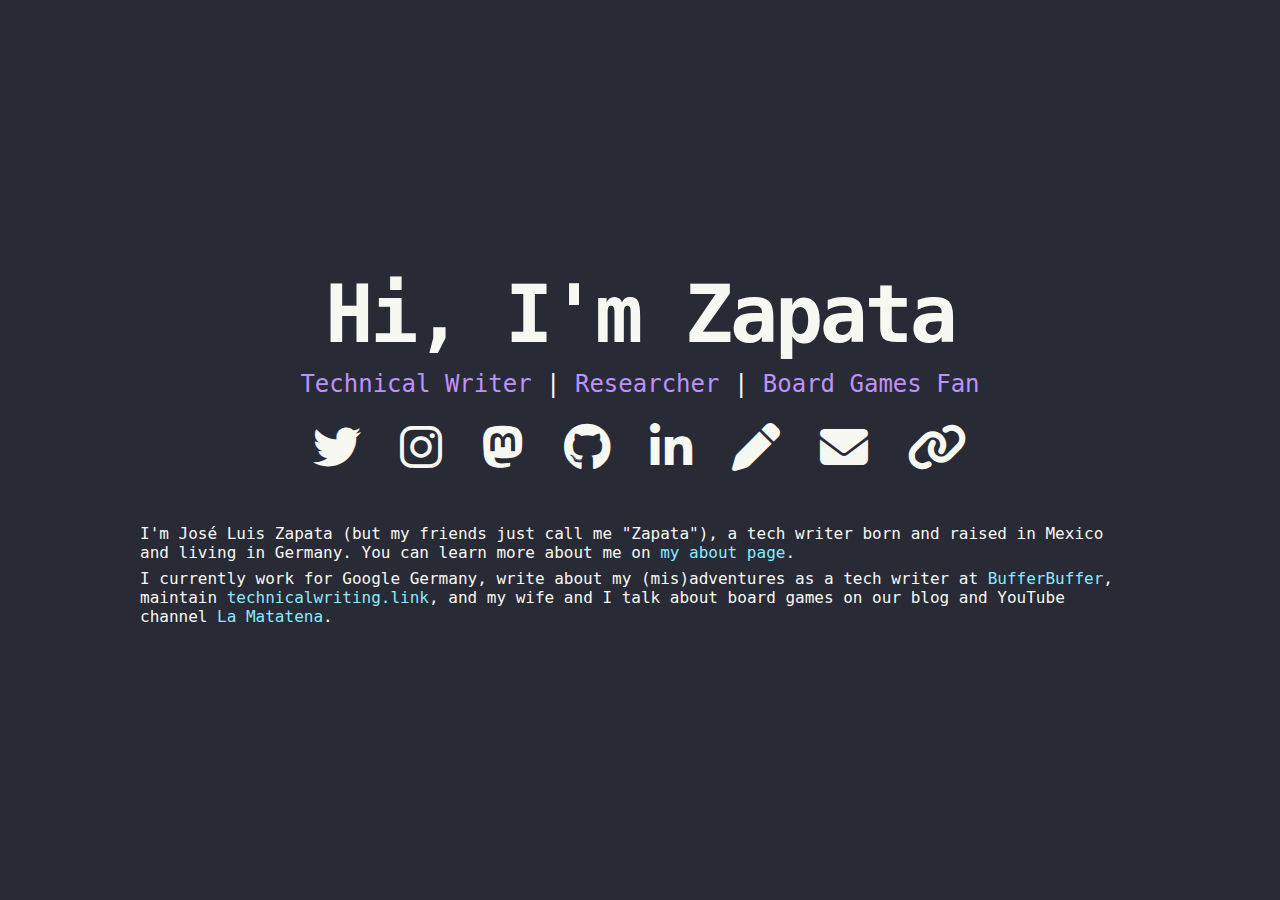
<file: index.html>
<!DOCTYPE html>
<html lang="en">
  <head>
    <meta charset="UTF-8" />
    <meta name="viewport" content="width=device-width, initial-scale=1.0" />
    <title>zapata131</title>
    <link rel="icon" href="icons/favicon.ico" />
    <link rel="stylesheet" href="icons/font-awesome/css/all.css" />
    <link rel="stylesheet" href="styles/main.css" />
  </head>
  <body>
    <div class="page-wrapper">
      <div class="content-wrapper">
        <h1>Hi, I'm Zapata</h1>
        <span class="brag">
          <p>
            Technical Writer <span class="divider"> | </span> Researcher
            <span class="divider"> | </span> Board Games Fan
          </p>
        </span>
        <a href="https://twitter.com/zapata131">
          <i class="icon fab fa-twitter fa-3x"></i>
        </a>
        <a href="https://instagram.com/zapata131">
          <i class="icon fab fa-instagram fa-3x"></i>
        </a>
        <a href="https://mstdn.social/@zapata131">
          <i class="icon fab fa-mastodon fa-3x"></i>
        </a>
        <a href="https://github.com/zapata131">
          <i class="icon fab fa-github fa-3x"></i>
        </a>
        <a href="https://www.linkedin.com/in/zapata131/">
          <i class="icon fab fa-linkedin-in fa-3x"></i>
        </a>
        <a href="https://bufferbuffer.com">
          <i class="icon fas fa-pen fa-3x"></i>
        </a>
        <a href="mailto:joseluis@zapata131.com">
          <i class="icon fas fa-envelope fa-3x"></i>
        </a>
        <a href="https://technicalwriting.link">
          <i class="icon fas fa-link fa-3x"></i>
        </a>
      </div>
      <span class="content-intro">
        <p>
          I'm José Luis Zapata (but my friends just call me "Zapata"), a tech writer born and raised in Mexico and living in Germany. You can learn more about me on <a href="https://bufferbuffer.com/about/">my about page</a>.
        </p>
        <p>
          I currently work for Google Germany, write about my (mis)adventures as a tech writer at <a href="https://bufferbuffer.com">BufferBuffer</a>,
          maintain <a href="https://technicalwriting.link">technicalwriting.link</a>,
          and my wife and I talk about board games on our blog and YouTube channel
          <a href="https://la-matatena.com">La Matatena</a>.
        </p>
      </span>
    </div>
  </body>
</html>
</file>
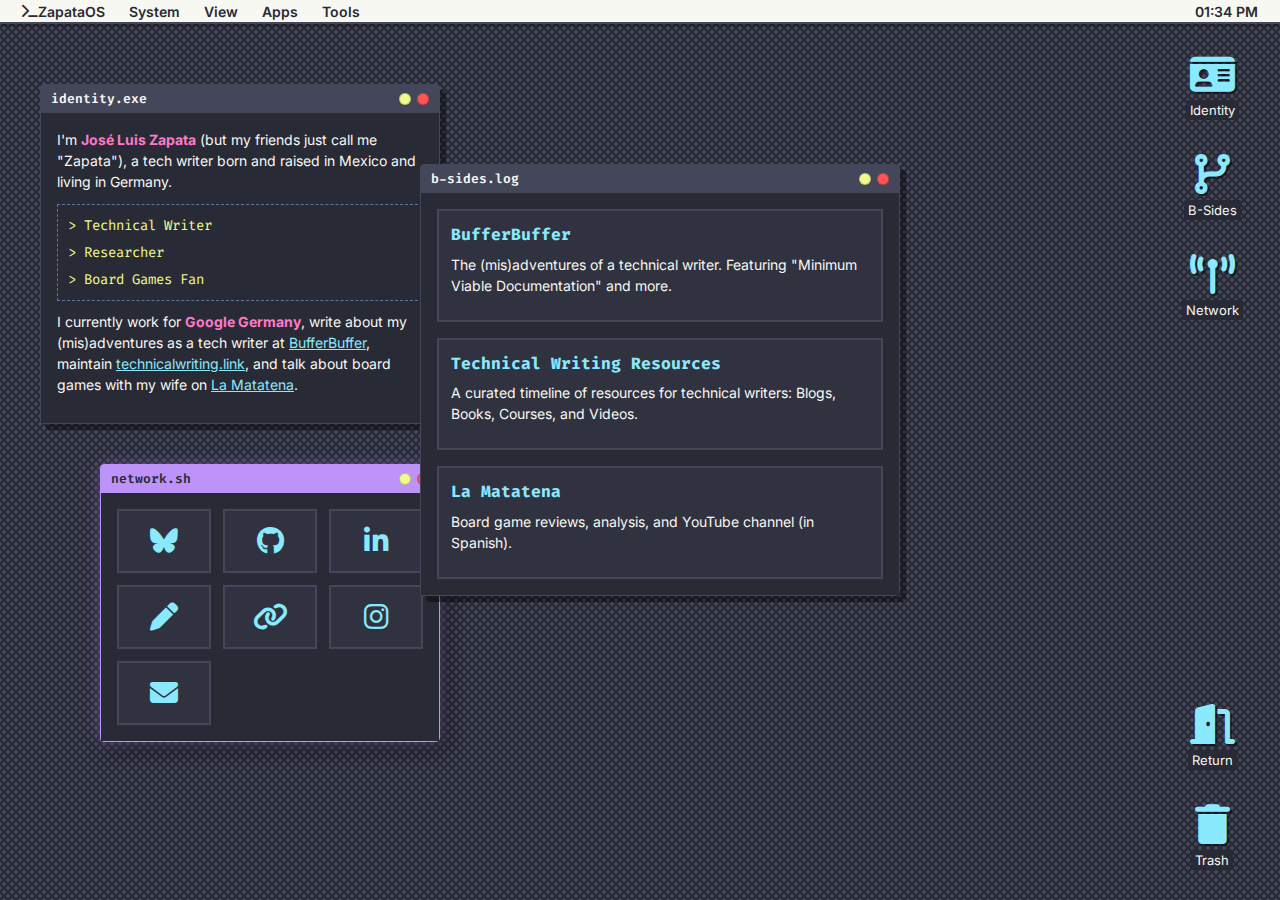
<file: desktop/index.html>
<!DOCTYPE html>
<html lang="en">

<head>
  <meta charset="UTF-8">
  <meta name="viewport" content="width=device-width, initial-scale=1.0">
  <title>zapata131 | Mac OS 7 Desktop Mode</title>

  <link
    href="https://fonts.googleapis.com/css2?family=Fira+Code:wght@400;600&family=Inter:wght@400;600;800&display=swap"
    rel="stylesheet">
  <link rel="stylesheet" href="https://cdnjs.cloudflare.com/ajax/libs/font-awesome/6.7.2/css/all.min.css" />
  <link rel="stylesheet" href="styles.css">
</head>

<body>
  <div class="menubar">
    <div class="menubar-item" id="menu-zapata">
      <i class="fas fa-terminal"></i> ZapataOS
      <div class="dropdown">
        <div class="dropdown-item" id="about-os">About ZapataOS...</div>
        <div class="dropdown-divider"></div>
        <div class="dropdown-item">Settings</div>
        <div class="dropdown-item" id="reboot-os">Reboot...</div>
        <div class="dropdown-divider"></div>
        <div class="dropdown-item" id="exit-os">Exit ZapataOS</div>
      </div>
    </div>
    <div class="menubar-item">System
      <div class="dropdown">
        <div class="dropdown-item">Process Manager</div>
        <div class="dropdown-item">Log Viewer</div>
      </div>
    </div>
    <div class="menubar-item">View
      <div class="dropdown">
        <div class="dropdown-item pattern-ctrl" data-pattern="dither">Dithered (Default)</div>
        <div class="dropdown-item pattern-ctrl" data-pattern="grid">Grid Points</div>
        <div class="dropdown-item pattern-ctrl" data-pattern="slate">Classic Slate</div>
        <div class="dropdown-item pattern-ctrl" data-pattern="terminal">Terminal Black</div>
      </div>
    </div>
    <div class="menubar-item">Apps
      <div class="dropdown">
        <div class="dropdown-item" id="open-id">Identity.exe</div>
        <div class="dropdown-item" id="open-bsides">B-Sides.log</div>
        <div class="dropdown-item" id="open-network">Network.sh</div>
        <div class="dropdown-item" id="open-terminal">Terminal.exe</div>
        <div class="dropdown-item" id="roll-dice">Dice Roller (2d6)</div>
      </div>
    </div>
    <div class="menubar-item">Tools</div>
    <div class="menubar-item" style="margin-left: auto;" id="system-clock">03:25 PM</div>
  </div>

  <div id="system-modal" class="modal">
    <div class="modal-content">
      <div class="modal-header">System Notification</div>
      <div class="modal-body" id="modal-text">Welcome to ZapataOS. All systems operational.</div>
      <div class="modal-footer">
        <button class="modal-btn" id="modal-ok">OK</button>
      </div>
    </div>
  </div>

  <div class="desktop" id="desktop">
    <!-- Icons -->
    <div class="icon" data-window="bio-window" style="top: 30px; right: 30px;">
      <i class="fas fa-id-card"></i>
      <div class="icon-text">Identity</div>
    </div>

    <div class="icon" data-window="projects-window" style="top: 130px; right: 30px;">
      <i class="fas fa-code-branch"></i>
      <div class="icon-text">B-Sides</div>
    </div>

    <div class="icon" data-window="socials-window" style="top: 230px; right: 30px;">
      <i class="fas fa-broadcast-tower"></i>
      <div class="icon-text">Network</div>
    </div>

    <div class="icon" id="return-icon" style="bottom: 130px; right: 30px;">
      <i class="fas fa-door-open"></i>
      <div class="icon-text">Return</div>
    </div>

    <div class="icon" id="trash-icon" style="bottom: 30px; right: 30px;">
      <i class="fas fa-trash"></i>
      <div class="icon-text">Trash</div>
    </div>

    <!-- Windows -->
    <!-- Terminal Window -->
    <div class="window" id="terminal-window" style="top: 300px; left: 600px; width: 500px; display: none;">
      <div class="title-bar">
        <div class="title-text">terminal.exe</div>
        <div class="title-controls">
          <div class="title-bar-btn min-btn"></div>
          <div class="title-bar-btn close-btn"></div>
        </div>
      </div>
      <div class="window-content terminal-content" id="terminal-output">
        <p>ZapataOS [Version 1.0.4]</p>
        <p>(c) 2026 Zapata Corp. All rights reserved.</p>
        <p>&nbsp;</p>
        <p>Type 'help' to see available commands.</p>
        <div class="terminal-input-line">
          <span>z:\></span>
          <input type="text" id="terminal-input" autofocus>
        </div>
      </div>
    </div>

    <div class="window" id="bio-window" style="top: 80px; left: 80px; width: 400px; display: flex;">
      <div class="title-bar">
        <div class="title-text">Identity.exe</div>
        <div class="title-controls">
          <div class="title-bar-btn min-btn"></div>
          <div class="title-bar-btn close-btn"></div>
        </div>
      </div>
      <div class="window-content bio">
        <p>I'm <strong>José Luis Zapata</strong> (but my friends just call me "Zapata"), a tech writer born and raised
          in Mexico and living in Germany.</p>
        <div class="role-list">
          <span>> Technical Writer</span>
          <span>> Researcher</span>
          <span>> Board Games Fan</span>
        </div>
        <p>I currently work for <strong>Google Germany</strong>, write about my (mis)adventures as a tech writer at <a
            href="https://bufferbuffer.com" target="_blank" rel="noopener noreferrer">BufferBuffer</a>, maintain <a
            href="https://technicalwriting.link" target="_blank" rel="noopener noreferrer">technicalwriting.link</a>, and talk about board games
          with my wife on <a href="https://la-matatena.com" target="_blank" rel="noopener noreferrer">La Matatena</a>.</p>
      </div>
    </div>

    <div class="window" id="projects-window" style="top: 180px; left: 320px; width: 480px; display: flex;">
      <div class="title-bar">
        <div class="title-text">B-Sides.log</div>
        <div class="title-controls">
          <div class="title-bar-btn min-btn"></div>
          <div class="title-bar-btn close-btn"></div>
        </div>
      </div>
      <div class="window-content projects-list">
        <div class="project-item">
          <h3><a href="https://bufferbuffer.com" target="_blank" rel="noopener noreferrer">BufferBuffer</a></h3>
          <p>The (mis)adventures of a technical writer. Featuring "Minimum Viable Documentation" and more.</p>
        </div>
        <div class="project-item">
          <h3><a href="https://technicalwriting.link" target="_blank" rel="noopener noreferrer">Technical Writing Resources</a>
          </h3>
          <p>A curated timeline of resources for technical writers: Blogs, Books, Courses, and Videos.</p>
        </div>
        <div class="project-item">
          <h3><a href="https://la-matatena.com" target="_blank" rel="noopener noreferrer">La Matatena</a></h3>
          <p>Board game reviews, analysis, and YouTube channel (in Spanish).</p>
        </div>
      </div>
    </div>

    <div class="window" id="socials-window" style="top: 400px; left: 140px; width: 340px; display: flex;">
      <div class="title-bar">
        <div class="title-text">Network.sh</div>
        <div class="title-controls">
          <div class="title-bar-btn min-btn"></div>
          <div class="title-bar-btn close-btn"></div>
        </div>
      </div>
      <div class="window-content socials-grid">
        <a href="https://bsky.app/profile/zapata131.bsky.social" aria-label="Bluesky" title="Bluesky"><i
            class="fa-brands fa-bluesky"></i></a>
        <a href="https://github.com/zapata131" aria-label="GitHub" title="GitHub"><i class="fab fa-github"></i></a>
        <a href="https://www.linkedin.com/in/zapata131/" aria-label="LinkedIn" title="LinkedIn"><i
            class="fab fa-linkedin-in"></i></a>
        <a href="https://bufferbuffer.com" aria-label="BufferBuffer Blog" title="Blog"><i class="fas fa-pen"></i></a>
        <a href="https://technicalwriting.link" aria-label="Technical Writing Resources" title="Resources"><i
            class="fas fa-link"></i></a>
        <a href="https://instagram.com/zapata131" aria-label="Instagram" title="Instagram"><i
            class="fab fa-instagram"></i></a>
        <a href="mailto:joseluis@zapata131.com" aria-label="Email" title="Email"><i class="fas fa-envelope"></i></a>
      </div>
    </div>
  </div>

  <script src="script.js"></script>
</body>

</html>
</file>
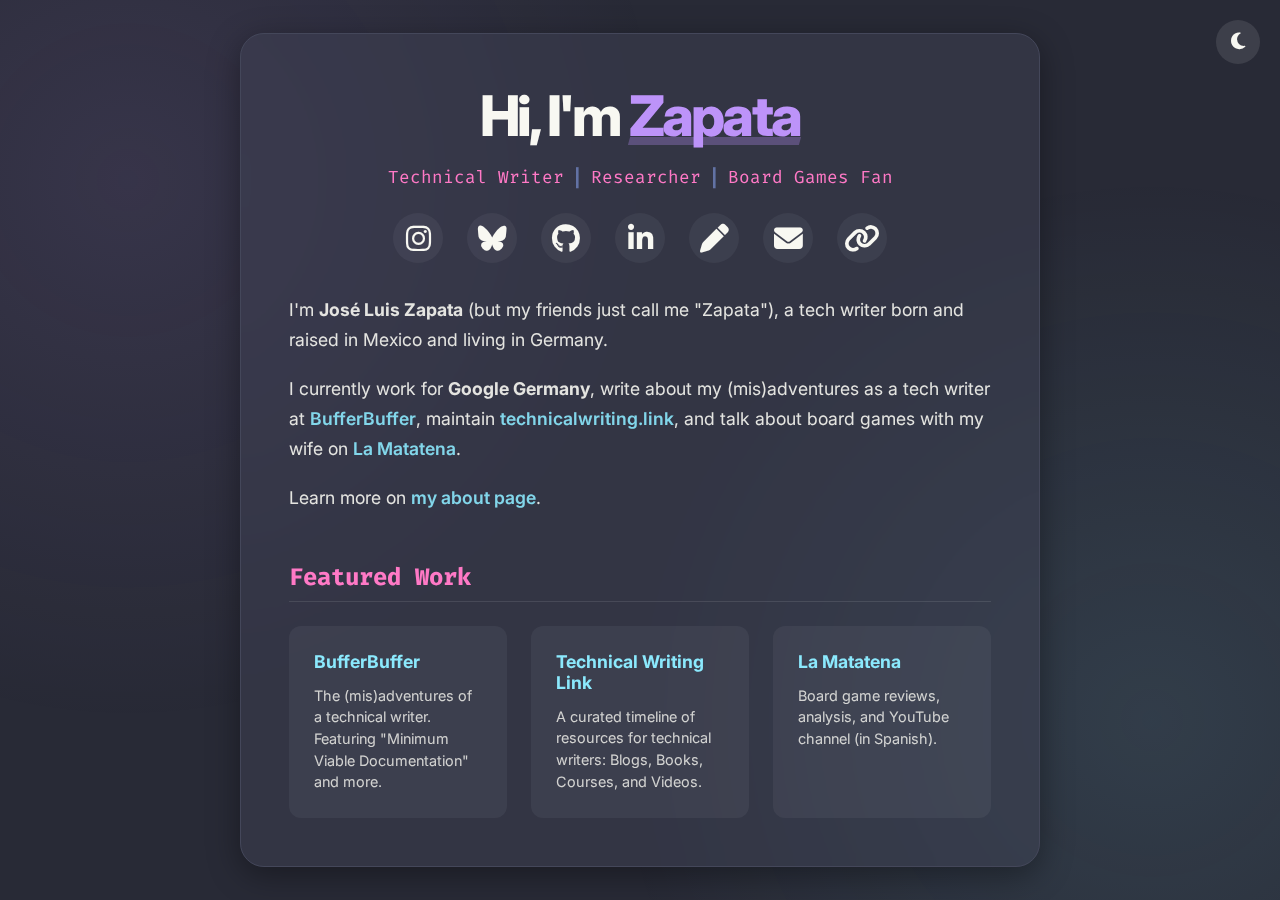
<file: v2/index.html>
<!DOCTYPE html>
<html lang="en">

<head>
  <meta charset="UTF-8">
  <meta name="viewport" content="width=device-width, initial-scale=1.0">
  <title>zapata131 | Technical Writer & Researcher</title>
  <meta name="description"
    content="Personal landing page of José Luis Zapata (zapata131) - Technical Writer, Researcher, and Board Games Fan.">

  <!-- Google Fonts -->
  <link rel="preconnect" href="https://fonts.googleapis.com">
  <link rel="preconnect" href="https://fonts.gstatic.com" crossorigin>
  <link
    href="https://fonts.googleapis.com/css2?family=Fira+Code:wght@400;600&family=Inter:wght@400;600;800&display=swap"
    rel="stylesheet">

  <!-- Icons -->
  <link rel="icon" href="../icons/favicon.ico" />
  <link rel="stylesheet" href="../icons/font-awesome/css/all.min.css" />

  <!-- Styles -->
  <link rel="stylesheet" href="styles.css">
</head>

<body>
  <div class="background-animation"></div>

  <button id="theme-toggle" aria-label="Toggle Dark/Light Mode">
    <i class="fas fa-moon"></i>
  </button>

  <main class="card">
    <header class="profile-header">
      <h1>Hi, I'm <span class="highlight">Zapata</span></h1>
      <div class="roles">
        <span class="role">Technical Writer</span>
        <span class="divider">|</span>
        <span class="role">Researcher</span>
        <span class="divider">|</span>
        <span class="role">Board Games Fan</span>
      </div>
      <div class="social-links">
        <a href="https://instagram.com/zapata131" aria-label="Instagram">
          <i class="fab fa-instagram"></i>
        </a>
        <a href="https://bsky.app/profile/zapata131.bsky.social" aria-label="Bluesky">
          <i class="fa-brands fa-bluesky"></i>
        </a>
        <a href="https://github.com/zapata131" aria-label="GitHub">
          <i class="fab fa-github"></i>
        </a>
        <a href="https://www.linkedin.com/in/zapata131/" aria-label="LinkedIn">
          <i class="fab fa-linkedin-in"></i>
        </a>
        <a href="https://bufferbuffer.com" aria-label="BufferBuffer Blog">
          <i class="fas fa-pen"></i>
        </a>
        <a href="mailto:joseluis@zapata131.com" aria-label="Email">
          <i class="fas fa-envelope"></i>
        </a>
        <a href="https://technicalwriting.link" aria-label="Technical Writing Link">
          <i class="fas fa-link"></i>
        </a>
      </div>
    </header>

    <section class="bio">
      <p>
        I'm <strong>José Luis Zapata</strong> (but my friends just call me "Zapata"), a tech writer born and raised in
        Mexico and living in Germany.
      </p>
      <p>
        I currently work for <strong>Google Germany</strong>, write about my (mis)adventures as a tech writer at <a
          href="https://bufferbuffer.com" target="_blank" class="text-link">BufferBuffer</a>, maintain <a
          href="https://technicalwriting.link" target="_blank" class="text-link">technicalwriting.link</a>, and talk
        about board games with my wife on <a href="https://la-matatena.com" target="_blank" class="text-link">La
          Matatena</a>.
      </p>
      <p class="cta">
        Learn more on <a href="https://bufferbuffer.com/about/" target="_blank" class="text-link">my about page</a>.
      </p>
    </section>

    <section class="projects">
      <h2>Featured Work</h2>
      <div class="project-grid">
        <a href="https://bufferbuffer.com" class="project-card" target="_blank">
          <h3>BufferBuffer</h3>
          <p>The (mis)adventures of a technical writer. Featuring "Minimum Viable Documentation" and more.</p>
        </a>
        <a href="https://technicalwriting.link" class="project-card" target="_blank">
          <h3>Technical Writing Link</h3>
          <p>A curated timeline of resources for technical writers: Blogs, Books, Courses, and Videos.</p>
        </a>
        <a href="https://la-matatena.com" class="project-card" target="_blank">
          <h3>La Matatena</h3>
          <p>Board game reviews, analysis, and YouTube channel (in Spanish).</p>
        </a>
      </div>
    </section>


  </main>

  <script src="script.js"></script>
</body>

</html>
</file>
<file: styles/main.css>
* {
  margin: 0;
  text-decoration: none;
}

html,
body {
  height: 100vh;
  display: grid;
  place-items: center;
  background-color: #282a36;
}

.page-wrapper {
  display: grid;
  place-items: center;
  text-align: center;
  font-family: "Lucida Console", Monaco, monospace;
}

.content-intro {
  color: #f8f8f2;
  font-size: 1em;
  max-width: 1000px;
  text-align: left;
  margin-top: 2em;
}

h1 {
  color: #f8f8f2;
  font-size: 5em;
  letter-spacing: -0.04em;
}

p{
margin-top: 0.4em;
margin-bottom: 0.4em;
}

a{
  color:#8be9fd;
}
.brag {
  color: #bd93f9;
  font-family: "Lucida Console", Monaco, monospace;
  font-size: 1.5em;
  margin: 15px 0;
}

.divider {
  color: #f8f8f2;
}

.icon {
  color: #f8f8f2;
  padding: 15px;
  border-radius: 50%;
}

.icon:hover {
  cursor: pointer;
  background-color: rgb(22, 22, 22);
}
</file>
<file: desktop/styles.css>
/* Dracula Theme Colors */
:root {
  --bg-color: #282a36;
  --current-line: #44475a;
  --foreground: #f8f8f2;
  --comment: #6272a4;
  --cyan: #8be9fd;
  --green: #50fa7b;
  --orange: #ffb86c;
  --pink: #ff79c6;
  --purple: #bd93f9;
  --red: #ff5555;
  --yellow: #f1fa8c;

  --font-main: 'Inter', sans-serif;
  --font-code: 'Fira Code', monospace;
  --window-border: var(--current-line);
  --active-border: var(--purple);
}

* {
  box-sizing: border-box;
  margin: 0;
  padding: 0;
  user-select: none;
}

body {
  background-color: var(--bg-color);
  background-image:
    radial-gradient(var(--current-line) 2px, transparent 2px),
    radial-gradient(var(--current-line) 2px, transparent 2px);
  background-size: 8px 8px;
  background-position: 0 0, 4px 4px;
  /* classic dither-like desktop pattern */
  color: var(--foreground);
  font-family: var(--font-main);
  height: 100vh;
  overflow: hidden;
  position: relative;
}

/* Menu Bar */
.menubar {
  height: 24px;
  background-color: var(--foreground);
  color: var(--bg-color);
  display: flex;
  align-items: center;
  padding: 0 10px;
  border-bottom: 2px solid var(--current-line);
  font-size: 14px;
  font-weight: 600;
  box-shadow: 0 1px 3px rgba(0, 0, 0, 0.5);
  z-index: 1000;
  position: relative;
}

.menubar-item {
  padding: 0 12px;
  height: 100%;
  display: flex;
  align-items: center;
  cursor: pointer;
  position: relative;
}

.menubar-item:hover,
.menubar-item.open {
  background-color: var(--bg-color);
  color: var(--foreground);
}

/* Dropdowns */
.dropdown {
  display: none;
  position: absolute;
  top: 24px;
  left: 0;
  background-color: var(--foreground);
  color: var(--bg-color);
  border: 2px solid var(--current-line);
  box-shadow: 4px 4px 0 rgba(0, 0, 0, 0.5);
  min-width: 160px;
  z-index: 2000;
}

.menubar-item.open .dropdown {
  display: block;
}

.dropdown-item {
  padding: 6px 16px;
  font-size: 13px;
  white-space: nowrap;
}

.dropdown-item:hover {
  background-color: var(--purple);
  color: var(--foreground);
}

.dropdown-divider {
  height: 1px;
  background-color: var(--current-line);
  margin: 4px 0;
}

/* Modal */
.modal {
  display: none;
  position: fixed;
  top: 0;
  left: 0;
  width: 100%;
  height: 100%;
  background: rgba(0, 0, 0, 0.5);
  z-index: 3000;
  justify-content: center;
  align-items: center;
}

.modal-content {
  background: var(--bg-color);
  border: 2px solid var(--active-border);
  padding: 20px;
  width: 320px;
  text-align: center;
  box-shadow: 10px 10px 0 rgba(0, 0, 0, 0.5);
}

.modal-header {
  font-weight: 800;
  color: var(--pink);
  margin-bottom: 10px;
  font-family: var(--font-code);
}

.modal-body {
  margin-bottom: 20px;
  font-size: 14px;
}

.modal-btn {
  background: var(--purple);
  color: var(--bg-color);
  border: none;
  padding: 6px 20px;
  font-weight: bold;
  cursor: pointer;
  font-family: var(--font-code);
}

.modal-btn:hover {
  background: var(--green);
}

/* Desktop Area */
.desktop {
  position: relative;
  height: calc(100vh - 24px);
  width: 100vw;
}

/* Icons */
.icon {
  position: absolute;
  width: 76px;
  display: flex;
  flex-direction: column;
  align-items: center;
  cursor: pointer;
  text-align: center;
}

.icon i {
  font-size: 40px;
  color: var(--cyan);
  margin-bottom: 6px;
  text-shadow: 2px 2px 0px rgba(0, 0, 0, 0.5);
}

.icon-text {
  background-color: var(--bg-color);
  color: var(--foreground);
  padding: 2px 4px;
  font-size: 13px;
  border-radius: 2px;
  border: 1px transparent;
}

.icon.selected .icon-text {
  background-color: var(--purple);
  color: var(--bg-color);
}

.icon.selected i {
  color: var(--pink);
  text-shadow: 2px 2px 0px rgba(0, 0, 0, 0.8);
}

/* Window */
.window {
  position: absolute;
  background-color: var(--bg-color);
  border: 1px solid var(--window-border);
  box-shadow: 6px 6px 0 rgba(0, 0, 0, 0.4);
  display: flex;
  /* default open */
  flex-direction: column;
  min-width: 320px;
  border-radius: 4px;
  background-clip: padding-box;
  /* ensure opacity */
  opacity: 1 !important;
  /* Force full readability */
}

.window.active {
  z-index: 100 !important;
  border-color: var(--active-border);
  box-shadow: 0 0 15px rgba(189, 147, 249, 0.4), 6px 6px 20px rgba(0, 0, 0, 0.6);
}

.title-bar {
  height: 28px;
  background-color: var(--current-line);
  display: flex;
  align-items: center;
  justify-content: space-between;
  padding: 0 10px;
  cursor: grab;
  position: relative;
  border-bottom: 1px solid var(--window-border);
}

.window.active .title-bar {
  background-color: var(--purple);
  border-bottom-color: var(--active-border);
}

.title-controls {
  display: flex;
  gap: 6px;
}

.title-bar-btn {
  width: 12px;
  height: 12px;
  border-radius: 50%;
  border: 1px solid rgba(0, 0, 0, 0.2);
  cursor: pointer;
  background-color: var(--bg-color);
}

.close-btn {
  background-color: var(--red);
}

.min-btn {
  background-color: var(--yellow);
}

.title-text {
  font-size: 13px;
  font-weight: 600;
  color: var(--foreground);
  font-family: var(--font-code);
  text-transform: lowercase;
}

.window.active .title-text {
  color: var(--bg-color);
}

.window-content {
  padding: 16px;
  font-size: 14px;
  color: var(--foreground);
  max-height: 450px;
  overflow-y: auto;
  user-select: text;
  line-height: 1.5;
  background: var(--bg-color);
}

.window-content p {
  margin-bottom: 12px;
}

.window-content a {
  color: var(--cyan);
  text-decoration: underline;
}

.window-content a:hover {
  color: var(--green);
}

/* Specific content */
.bio strong {
  color: var(--pink);
}

.role-list {
  display: flex;
  flex-direction: column;
  gap: 6px;
  margin: 10px 0;
  padding: 10px;
  border: 1px dashed var(--comment);
  color: var(--yellow);
  font-family: var(--font-code);
}

.projects-list {
  display: flex;
  flex-direction: column;
  gap: 16px;
}

.project-item {
  border: 2px solid var(--window-border);
  padding: 12px;
  background-color: rgba(68, 71, 90, 0.3);
}

.project-item:hover {
  border-color: var(--purple);
  background-color: var(--current-line);
}

.project-item h3 {
  color: var(--pink);
  margin-bottom: 6px;
  font-family: var(--font-code);
}

.project-item h3 a {
  text-decoration: none;
}

.socials-grid {
  display: grid;
  grid-template-columns: repeat(3, 1fr);
  gap: 12px;
  text-align: center;
}

.socials-grid a {
  display: flex;
  align-items: center;
  justify-content: center;
  padding: 16px;
  border: 2px solid var(--window-border);
  background-color: rgba(68, 71, 90, 0.3);
  text-decoration: none;
  font-size: 28px;
  color: var(--cyan);
}

.socials-grid a:hover {
  border-color: var(--green);
  color: var(--green);
  background-color: var(--current-line);
}
</file>
<file: v2/styles.css>
/* Dracula Theme Colors */
:root {
  --bg-color: #282a36;
  --current-line: #44475a;
  --foreground: #f8f8f2;
  --comment: #6272a4;
  --cyan: #8be9fd;
  --green: #50fa7b;
  --orange: #ffb86c;
  --pink: #ff79c6;
  --purple: #bd93f9;
  --red: #ff5555;
  --yellow: #f1fa8c;

  --font-main: 'Inter', sans-serif;
  --font-code: 'Fira Code', monospace;

  --transition-speed: 0.3s;
}

body.light-mode {
  --bg-color: #f8f8f2;
  --current-line: #e6e6e6;
    /* Lighter gray for light mode */
  --foreground: #282a36;
  --comment: #6272a4;
  --cyan: #008ebe;
    /* Deeper cyan */
    --green: #218c74;
    /* Deeper green */
    --orange: #d35400;
    /* Deeper orange */
    --pink: #d63384;
    /* Magenta-pink instead of blood red */
    --purple: #6a36bc;
    /* Royal purple */
    --red: #c0392b;
    --yellow: #d4ac0d;
}

* {
  box-sizing: border-box;
  margin: 0;
  padding: 0;
}

body {
  background-color: var(--bg-color);
  color: var(--foreground);
  font-family: var(--font-main);
  min-height: 100vh;
  display: flex;
  justify-content: center;
  align-items: center;
  padding: 20px;
  overflow-x: hidden;
  position: relative;
}

/* Subtle background gradient animation */
.background-animation {
  position: fixed;
  top: 0;
  left: 0;
  width: 100%;
  height: 100%;
  background: radial-gradient(circle at 10% 20%, rgba(189, 147, 249, 0.1) 0%, transparent 40%),
    radial-gradient(circle at 90% 80%, rgba(139, 233, 253, 0.1) 0%, transparent 40%);
  z-index: -1;
  animation: pulse 10s infinite alternate;
}


/* Toggle Button */
#theme-toggle {
  position: absolute;
  top: 20px;
  right: 20px;
  background: rgba(255, 255, 255, 0.1);
  border: none;
  border-radius: 50%;
  width: 44px;
  height: 44px;
  display: flex;
  justify-content: center;
  align-items: center;
  cursor: pointer;
  color: var(--foreground);
  font-size: 1.2rem;
  transition: all var(--transition-speed);
  z-index: 10;
}

#theme-toggle:hover {
  background: var(--current-line);
  transform: rotate(15deg) scale(1.1);
  color: var(--yellow);
}

body.light-mode #theme-toggle {
  background: rgba(0, 0, 0, 0.05);
}

body.light-mode #theme-toggle:hover {
  color: var(--orange);
}

.card {
  background: rgba(68, 71, 90, 0.4);
  /* Glassmorphism base */
  backdrop-filter: blur(12px);
  -webkit-backdrop-filter: blur(12px);
  border: 1px solid rgba(255, 255, 255, 0.1);
  box-shadow: 0 8px 32px 0 rgba(0, 0, 0, 0.37);
  border-radius: 24px;
  padding: 3rem;
  width: 100%;
  text-align: center;
  animation: fadeInUp 0.8s ease-out;
  border: 1px solid var(--current-line);
  /* Increase max-width for better grid layout */
  max-width: 800px;
}

body.light-mode .card {
  background: rgba(255, 255, 255, 0.6);
  border: 1px solid rgba(0, 0, 0, 0.05);
  box-shadow: 0 8px 32px 0 rgba(0, 0, 0, 0.1);
}

@keyframes fadeInUp {
  from {
    opacity: 0;
    transform: translateY(20px);
  }

  to {
    opacity: 1;
    transform: translateY(0);
  }
}

/* Typography */
h1 {
  font-size: 3.5rem;
  margin-bottom: 0.5rem;
  letter-spacing: -0.05em;
  font-weight: 800;
}

.highlight {
  color: var(--purple);
  position: relative;
  display: inline-block;
}

.highlight::after {
  content: '';
  position: absolute;
  bottom: 5px;
  left: 0;
  width: 100%;
  height: 8px;
  background-color: rgba(189, 147, 249, 0.3);
  z-index: -1;
  transform: skewX(-15deg);
}

.profile-header {
  margin-bottom: 2rem;
}

.roles {
  font-family: var(--font-code);
  color: var(--pink);
  font-size: 1.1rem;
  margin-top: 1rem;
  display: flex;
  justify-content: center;
  flex-wrap: wrap;
  gap: 0.5rem;
}

.divider {
  color: var(--comment);
  font-weight: bold;
}

.bio {
  font-size: 1.1rem;
  line-height: 1.7;
  color: var(--foreground);
  /* Changed from fixed color to variable for light mode support */
  opacity: 0.9;
  margin-bottom: 2.5rem;
  text-align: left;
}

.bio p {
  margin-bottom: 1.2rem;
}

.bio strong {
  color: var(--foreground);
  font-weight: 700;
}

.text-link {
  color: var(--cyan);
  text-decoration: none;
  position: relative;
  font-weight: 600;
  transition: color var(--transition-speed);
}

.text-link::after {
  content: '';
  position: absolute;
  width: 100%;
  height: 2px;
  bottom: -2px;
  left: 0;
  background-color: var(--cyan);
  transform: scaleX(0);
  transform-origin: bottom right;
  transition: transform var(--transition-speed) ease-out;
}

.text-link:hover {
  color: var(--green);
}

.text-link:hover::after {
  transform: scaleX(1);
  transform-origin: bottom left;
  background-color: var(--green);
}

.text-link:hover::after {
  transform: scaleX(1);
  transform-origin: bottom left;
  background-color: var(--green);
}

/* Projects Section */
.projects {
  margin-top: 3rem;
  text-align: left;
}

.projects h2 {
  font-size: 1.5rem;
  margin-bottom: 1.5rem;
  border-bottom: 1px solid rgba(255, 255, 255, 0.1);
  padding-bottom: 0.5rem;
  color: var(--pink);
  font-family: var(--font-code);
}

.project-grid {
  display: grid;
  grid-template-columns: repeat(auto-fit, minmax(200px, 1fr));
  gap: 1.5rem;
}

.project-card {
  background: rgba(255, 255, 255, 0.05);
  padding: 1.5rem;
  border-radius: 12px;
  text-decoration: none;
  color: var(--foreground);
  transition: all var(--transition-speed);
  border: 1px solid transparent;
  display: flex;
  flex-direction: column;
  height: 100%;
}

.project-card:hover {
  background: var(--current-line);
  transform: translateY(-5px);
  border-color: var(--purple);
  box-shadow: 0 5px 15px rgba(0, 0, 0, 0.1);
}

.project-card h3 {
  color: var(--cyan);
  font-size: 1.1rem;
  margin-bottom: 0.8rem;
  font-weight: 700;
}

.project-card p {
  font-size: 0.9rem;
  line-height: 1.5;
  color: var(--foreground);
  opacity: 0.8;
}

body.light-mode .projects h2 {
  border-bottom: 1px solid rgba(0, 0, 0, 0.1);
}

body.light-mode .project-card {
  background: rgba(0, 0, 0, 0.05);
}

body.light-mode .project-card:hover {
  background: rgba(0, 0, 0, 0.08);
  border-color: var(--purple);
}

/* Social Links */
.social-links {
  display: flex;
  justify-content: center;
  flex-wrap: wrap;
  gap: 1.5rem;
  margin-top: 1.5rem;
    /* Reduced from 2rem */
    padding-top: 0;
    /* Removed padding */
    border-top: none;
    /* Removed border */
}

.social-links a {
  color: var(--foreground);
  font-size: 1.8rem;
  transition: all var(--transition-speed);
  display: flex;
  align-items: center;
  justify-content: center;
  width: 50px;
  height: 50px;
  border-radius: 50%;
  background-color: rgba(255, 255, 255, 0.05);
  text-decoration: none;
    /* Remove underline */
  position: relative;
  }
  
  /* Tooltips */
  .social-links a::after {
    content: attr(data-tooltip);
    position: absolute;
    bottom: 120%;
    left: 50%;
    transform: translateX(-50%) translateY(10px);
    background: var(--current-line);
    color: var(--foreground);
    padding: 5px 10px;
    border-radius: 6px;
    font-size: 0.75rem;
    font-family: var(--font-main);
    white-space: nowrap;
    opacity: 0;
    visibility: hidden;
    transition: all var(--transition-speed);
    pointer-events: none;
    border: 1px solid var(--purple);
    box-shadow: 0 4px 10px rgba(0, 0, 0, 0.2);
  }
  
  .social-links a:hover::after {
    opacity: 1;
    visibility: visible;
    transform: translateX(-50%) translateY(0);
}

body.light-mode .social-links a {
  background-color: rgba(0, 0, 0, 0.05);
}

.social-links a:hover {
  background-color: var(--current-line);
  color: var(--purple);
  transform: translateY(-5px) scale(1.1);
  box-shadow: 0 5px 15px rgba(189, 147, 249, 0.3);
}

/* Mobile Responsiveness */
@media (max-width: 600px) {
  .card {
    padding: 2rem 1.5rem;
  }

  h1 {
    font-size: 2.5rem;
  }

  .roles {
    font-size: 0.95rem;
    flex-direction: column;
    gap: 0.2rem;
  }

  .divider {
    display: none;
  }

  .bio {
    text-align: center;
    /* Center align on mobile often looks better for bio */
    font-size: 1rem;
  }

  .social-links {
    gap: 1rem;
  }

  .social-links a {
    width: 45px;
    height: 45px;
    font-size: 1.5rem;
  }
}
/* GeoCities Easter Egg Mode */
body.geocities-mode {
  background-color: #0000ff !important;
  background-image: url('https://www.transparenttextures.com/patterns/carbon-fibre.png'), linear-gradient(45deg, #ff00ff, #00ffff) !important;
  font-family: "Comic Sans MS", "Comic Sans", cursive !important;
  color: #ffff00 !important;
}

body.geocities-mode .background-animation {
  display: none;
}

body.geocities-mode .card {
  background: #c0c0c0 !important;
  border: 4px outset #ffffff !important;
  border-radius: 0 !important;
  box-shadow: 5px 5px 0px #000000 !important;
  color: #000000 !important;
  backdrop-filter: none !important;
}

body.geocities-mode h1, 
body.geocities-mode h2, 
body.geocities-mode h3 {
  font-family: serif !important;
  color: #000080 !important;
  text-decoration: underline !important;
  text-transform: uppercase !important;
  letter-spacing: 2px !important;
}

body.geocities-mode .highlight {
  color: #ff0000 !important;
  animation: blink 1s infinite steps(1);
}

body.geocities-mode .roles {
  color: #008000 !important;
  font-weight: bold !important;
}

body.geocities-mode .social-links a {
  background: #808080 !important;
  border: 2px solid #ffffff !important;
  border-radius: 0 !important;
  color: #ffff00 !important;
}

body.geocities-mode .project-card {
  background: #ffffff !important;
  border: 2px inset #c0c0c0 !important;
  border-radius: 0 !important;
  color: #0000ff !important;
}

body.geocities-mode .project-card h3 {
  color: #ff00ff !important;
}

@keyframes blink {
  50% { opacity: 0; }
}

body.geocities-mode a {
  color: #0000ff !important;
  text-decoration: underline !important;
}

body.geocities-mode a:hover {
  color: #ff0000 !important;
  background: #ffff00 !important;
}
</file>
